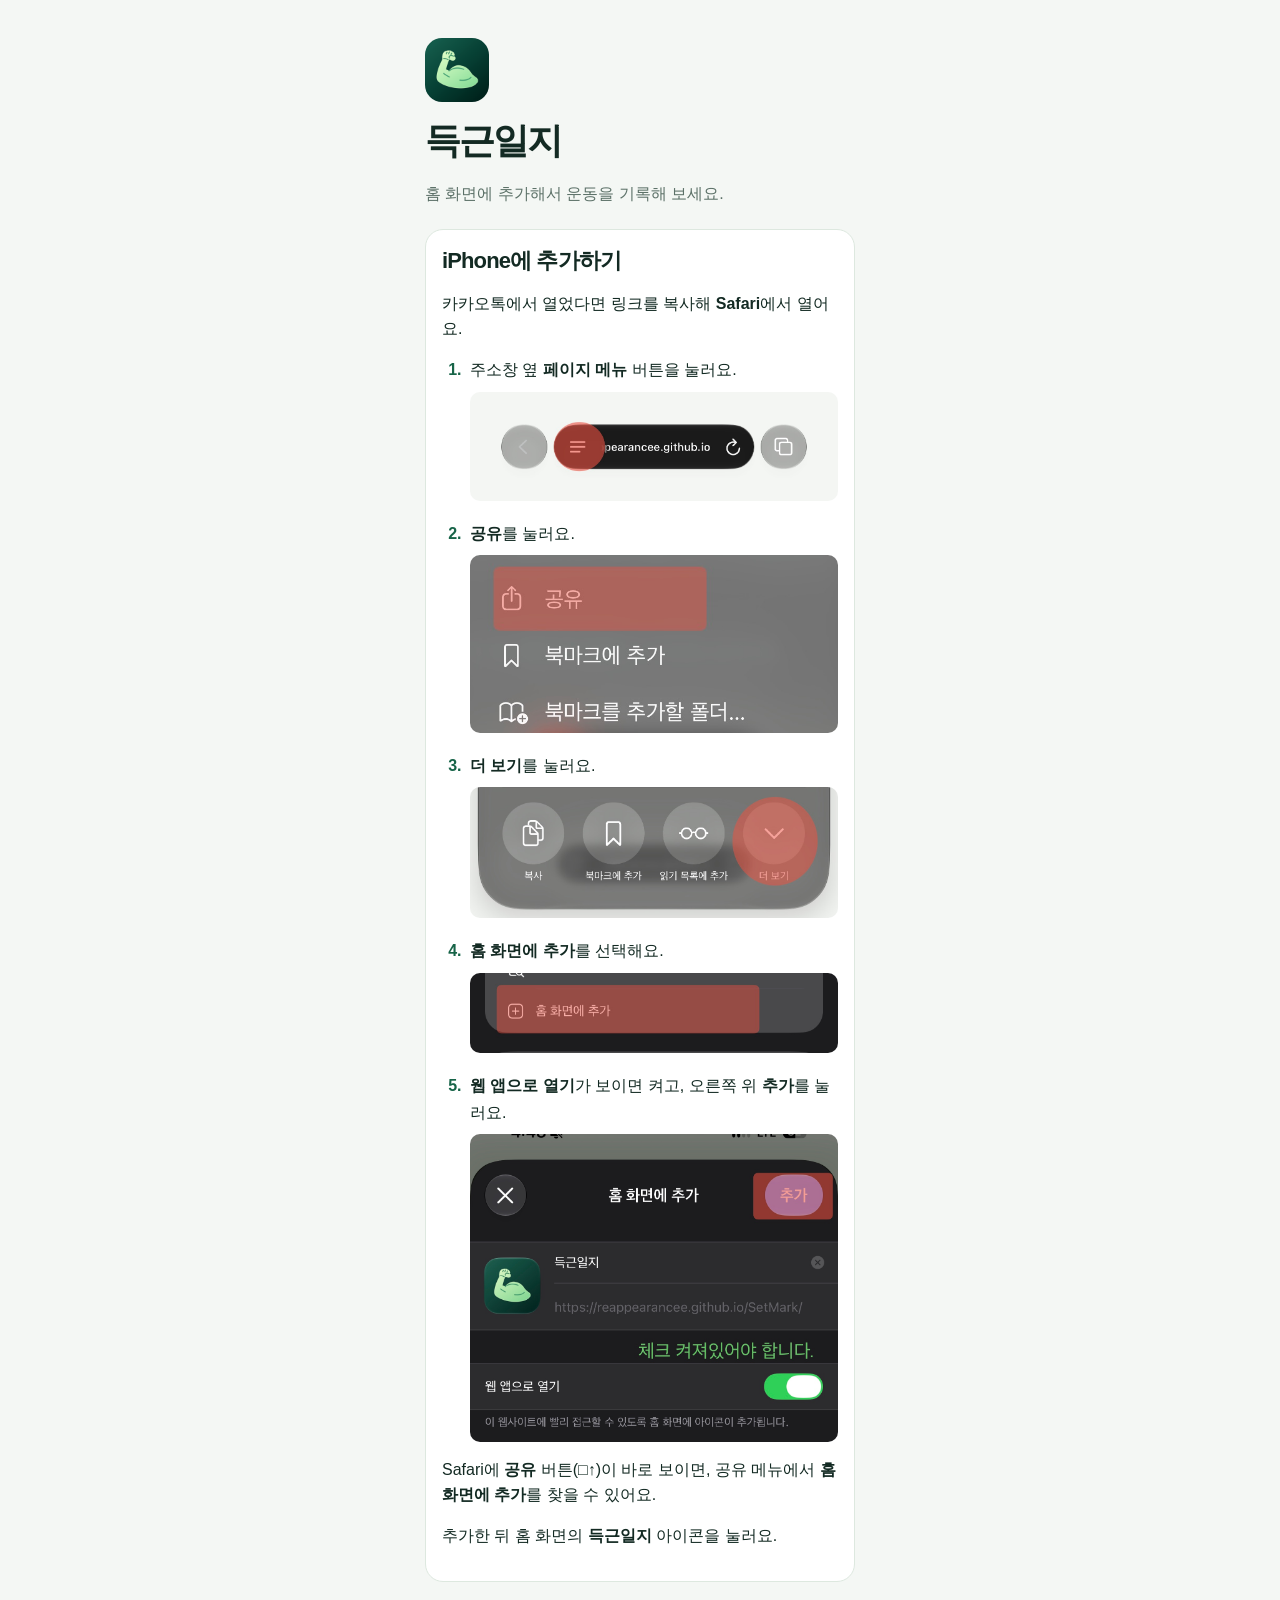
<file: index.html>
<!doctype html>
<html lang="ko">
<head>
<meta charset="utf-8">
<meta name="viewport" content="width=device-width,initial-scale=1,viewport-fit=cover">
<meta name="theme-color" content="#f4f7f4">
<meta name="apple-mobile-web-app-capable" content="yes">
<meta name="apple-mobile-web-app-title" content="득근일지">
<link rel="apple-touch-icon" href="./main/icon-192.png">
<link rel="manifest" href="./manifest.webmanifest">
<link rel="stylesheet" href="./main/style.css">
<title>득근일지</title>
</head>
<body>
<div id="app" hidden></div>
<div id="notice" role="status"></div>
<noscript><a href="./install/">설치 안내 보기</a></noscript>
<script type="module" src="./main/launch.js"></script>
</body>
</html>
</file>
<file: main/style.css>
:root{font-family:Inter,-apple-system,BlinkMacSystemFont,"Apple SD Gothic Neo",sans-serif;color:#132a23;background:#f4f7f4;--green:#176448;--line:#dde8df;--card:#fff;color-scheme:light}
*{box-sizing:border-box}body{margin:0}main{max-width:650px;margin:auto;padding:calc(22px + env(safe-area-inset-top)) 20px calc(116px + env(safe-area-inset-bottom))}h1{font-size:36px;letter-spacing:-.06em;margin:5px 0 10px}h2{font-size:22px;letter-spacing:-.04em;margin:0 0 12px}p{line-height:1.55}button,input,select{font:inherit}button{cursor:pointer;color:inherit}button,input,select{border:1px solid var(--line);border-radius:12px;padding:10px;background:var(--card);min-height:44px}button:disabled{opacity:.45}input,select{max-width:100%;min-width:0}button:focus-visible,input:focus-visible,select:focus-visible{outline:3px solid #5ba182;outline-offset:2px}.primary{background:var(--green);color:#fff;border-color:transparent;font-weight:700}.wide{width:100%}.muted,small{color:#5c7168}.hero{background:#073e31;color:white;border-radius:26px;padding:24px;margin:24px 0}.hero h2{font-size:31px}.hero small{color:#b4d5c5}.hero button{background:#b6efaa;color:#0d3425;margin-top:12px}.card{background:var(--card);border:1px solid var(--line);padding:16px;border-radius:18px;margin:10px 0}.row{display:flex;gap:8px;align-items:center;flex-wrap:wrap}.between{justify-content:space-between}.stack{display:grid;gap:10px}.section{margin-top:24px}.tabbar{position:fixed;z-index:2;left:50%;bottom:calc(12px + env(safe-area-inset-bottom));transform:translateX(-50%);width:min(94%,580px);display:grid;grid-template-columns:repeat(5,1fr);padding:5px;border:1px solid #ffffffd9;background:#ffffffbd;-webkit-backdrop-filter:blur(22px) saturate(160%);backdrop-filter:blur(22px) saturate(160%);box-shadow:0 5px 24px #173f2924;border-radius:28px}.tabbar::before{content:"";position:absolute;top:5px;bottom:5px;left:5px;width:calc((100% - 10px)/5);transform:translateX(calc(var(--tab) * 100%));border-radius:22px;background:#d8eee0;transition:transform .23s ease}.tabbar button{position:relative;border:0;background:transparent;font-size:12px;padding:5px 2px}.tabbar svg{display:block;width:22px;height:22px;margin:0 auto 4px}.tabbar [aria-current]{color:var(--green);font-weight:800}.capsule{position:sticky;top:calc(6px + env(safe-area-inset-top));z-index:3;width:max-content;margin:0 auto 14px;background:#101713;color:#fff;border:0;border-radius:99px;display:flex;align-items:center;gap:10px;font-variant-numeric:tabular-nums}.ring{width:21px;height:21px;border-radius:50%;background:conic-gradient(#a4efab var(--progress),#3c5249 0);display:grid;place-items:center}.ring:after{content:"";width:15px;height:15px;background:#101713;border-radius:50%}.set{display:grid;grid-template-columns:24px 1fr 1fr 44px 44px;align-items:center;gap:5px;margin:6px 0}.set button{padding:0}.set input{width:100%}.checked{background:#e0f4e4}.chips{display:flex;gap:6px;overflow:auto;padding:4px 0}.chips button{white-space:nowrap}.exercise{width:100%;display:flex;align-items:center;gap:12px;text-align:left;margin:5px 0}.pose{width:42px;height:42px;background:#edf6ed;border-radius:9px;flex:none}.calendar{display:grid;grid-template-columns:repeat(7,minmax(0,1fr));text-align:center;gap:4px}.calendar button{padding:3px;min-width:0}.calendar i{display:block;margin:auto;width:5px;height:5px;border-radius:50%;background:currentColor}.bars{height:145px;display:flex;align-items:end;gap:3px;border-bottom:1px solid var(--line);margin:12px 0}.bars span{background:#3e916b;border-radius:3px 3px 0 0;flex:1;min-width:0}.clock{font-variant-numeric:tabular-nums;font-weight:700}.danger{color:#a12a38}dialog{width:min(94%,540px);max-height:82dvh;border:1px solid var(--line);border-radius:22px;padding:18px;color:inherit;background:var(--card)}dialog::backdrop{background:#10231db0}#notice{position:fixed;z-index:5;bottom:100px;left:50%;transform:translateX(-50%);background:#132a23;color:white;border-radius:14px;padding:10px 16px;width:max-content;max-width:90%}#notice:empty{display:none}@media(prefers-reduced-motion:reduce){*{transition:none!important}}
[hidden]{display:none!important}.hero h2{margin-top:8px}h1+p{margin-top:0}.calendar{margin-top:10px}

/* Disable double-tap zoom while keeping panning and pinch zoom. */
#app, #app * {
  touch-action: manipulation;
}


.rest-sound {
  display: flex;
  align-items: center;
  justify-content: space-between;
  min-height: 44px;
  gap: 12px;
}
.rest-sound input {
  flex: none;
  width: 20px;
  height: 20px;
  min-height: 0;
  margin: 0 4px;
  padding: 0;
  accent-color: var(--green);
}
.rest-controls { display: inline-flex; align-items: center; gap: 8px; }
.rest-controls button { min-width: 44px; }
.rest-controls output { min-width: 48px; text-align: center; }
.routine-set {
  display: grid;
  grid-template-columns: 40px minmax(0, 1fr) minmax(0, 1fr);
  align-items: center;
  gap: 6px;
  margin: 8px 0;
}
.routine-set input { width: 100%; }
.update-banner { background: #e8f5ea; }

.workout-start { margin: 10px 0; }
#app button:disabled {
  background: #e9eeea;
  border-color: #dce4dd;
  color: #68766e;
  cursor: default;
  opacity: 1;
}

.workout-guide {
  margin: 14px 0 16px;
  padding: 12px 14px;
  border-left: 3px solid #75b596;
  border-radius: 10px;
  background: #102d24;
  color: #f0faf4;
}
.workout-guide > strong {
  display: block;
  color: #b6efaa;
  font-size: .8rem;
}
.workout-guide p {
  margin: 4px 0 0;
  font-size: .875rem;
}

.workout-timer { padding: 16px; }
.workout-time { font-size: 1.625rem; }
.timer-toggle { min-width: 44px; padding-inline: 8px; color: var(--green); }
.timer-adjust {
  display: grid;
  grid-template-columns: repeat(3, minmax(0, 1fr));
  gap: 8px;
  margin-top: 14px;
}
.timer-adjust button { font-variant-numeric: tabular-nums; }

.exercise-actions {
  display: flex;
  align-items: center;
  justify-content: space-between;
  gap: 8px;
  margin-top: 12px;
}
.card > .row:first-child + .exercise-actions { margin-top: 20px; }


.routine-rest-options {
  margin: 12px 0;
  padding-block: 8px;
  border-block: 1px solid var(--line);
}
.rest-option {
  display: flex;
  align-items: center;
  justify-content: space-between;
  gap: 8px;
  margin: 6px 0;
}
.rest-option span { flex-shrink: 0; }
.rest-option select { max-width: 73%; }
.routine-rest-options summary { cursor: pointer; min-height: 44px; padding: 12px 0; }

.card:has(button[data-action="rest"]) > h2 {
  font-size: 1rem;
}

.rest-badge {
  display: inline-flex;
  align-items: center;
  gap: 4px;
  padding-left: 8px;
  border-left: 1px solid var(--line);
  color: var(--green);
  font-size: .8rem;
  font-weight: 700;
  font-variant-numeric: tabular-nums;
  white-space: nowrap;
}
.rest-option input {
  flex: none;
  width: 20px;
  height: 20px;
  min-height: 0;
  margin: 0 4px;
  padding: 0;
  accent-color: var(--green);
}
.rest-option:has(input) { min-height: 44px; }
.rest-time-picker {
  display: grid;
  grid-template-columns: repeat(2, minmax(0, 1fr));
  gap: 10px;
  padding: 12px;
  border-radius: 12px;
  background: #f0f5f1;
}
.rest-time-picker label { display: grid; gap: 4px; }
.rest-confirm { margin-top: 12px; }

dialog > header:has(+ .stack > #routine-title) {
  margin-bottom: 14px;
}

dialog > button[data-action="exercise-rest"].wide + button[data-action="close"].wide {
  margin-top: 12px;
}

dialog > header:has(+ #search) {
  margin-bottom: 14px;
}

dialog:has(> #search) {
  padding-top: 26px;
}

dialog > #search + .chips {
  margin-top: 12px;
}

.routine-preview {
  display: flex;
  align-items: center;
  margin: 12px 0 16px;
}
.routine-preview > .pose,
.routine-preview-more {
  width: 38px;
  height: 38px;
  flex: none;
  border: 2px solid var(--card);
  border-radius: 50%;
}
.routine-preview > * + * { margin-inline-start: -7px; }
.routine-preview-more {
  display: grid;
  place-items: center;
  background: #e4f0e8;
  color: var(--green);
  font-size: .8rem;
  font-weight: 700;
}
.routine-exercise-title { min-width: 0; }
.routine-exercise-title > strong { overflow-wrap: anywhere; }

.routine-actions { gap: 6px; }
.routine-actions > button { white-space: nowrap; }
.routine-actions > button[data-action="routine-remove"] { margin-inline-start: auto; }

.stats-time { margin-block: 16px; }
.stats-time h2 { font-size: 1rem; margin-bottom: 6px; }
.stats-time .clock { font-size: 1.625rem; }

/* Charcoal surfaces with green accents in dark mode. */
:root[data-appearance="dark"] {
  color-scheme: dark;
  color: #f0f1f2;
  background: #151618;
  --card: #222326;
  --line: #3e4045;
  --green: #83d9b1;
  --surface-muted: #2c2e32;
  --text-muted: #b9bcc3;
}

[data-appearance="dark"] :is(input:not([type="checkbox"]):not([type="radio"]), textarea, select) {
  color: inherit;
  background-color: #191a1d;
}
[data-appearance="dark"] :is(input, textarea)::placeholder { color: #a3a7af; }
[data-appearance="dark"] :is(.muted, small, .exercise-inline-demo figcaption, .release-entry time) {
  color: var(--text-muted);
}
[data-appearance="dark"] :is(.workout-guide, .capsule, #notice),
[data-appearance="dark"] .ring::after {
  background: var(--card);
}
[data-appearance="dark"] .hero .hero-milestone { color: #d2f7c7; }
[data-appearance="dark"] .hero.milestone-fire .hero-milestone { color: #ffdab0; }
[data-appearance="dark"] :is(.primary, .release-new) { background: #226c51; color: #fff; }
[data-appearance="dark"] .hero button { background: #b6efaa; color: #0d3425; }
[data-appearance="dark"] .tabbar {
  border-color: var(--line);
  background: #222326ec;
  box-shadow: 0 5px 24px #0005;
}
[data-appearance="dark"] .tabbar::before { background: #34363b; }
[data-appearance="dark"] .checked { color: var(--green); }
[data-appearance="dark"] .danger { color: #ffabb4; }
[data-appearance="dark"] :is(.update-banner, .checked, .rest-time-picker, .record-memo, .exercise-demo, .routine-order li.dragging, .calendar button.calendar-past) {
  background: var(--surface-muted);
}
[data-appearance="dark"] .calendar button.calendar-past { color: var(--text-muted); }
[data-appearance="dark"] #app button:disabled {
  background: var(--surface-muted);
  border-color: var(--line);
  color: #a4a7ae;
}
[data-appearance="dark"] dialog::backdrop { background: #08090ac9; }
[data-appearance="dark"] .bars span { background: #65b88e; }

.page-heading { margin-block-end: 10px; }
.page-heading + :is(.card, .muted) { margin-block-start: 0; }

.hero .hero-streak { margin: 0; color: #e3f5e7; }
.hero.hero-with-rest-action { margin-block-end: 0; }
.hero.hero-resting { filter: saturate(.35); }
.hero-rest-actions {
  display: flex;
  justify-content: flex-end;
  margin: 6px 0 16px;
}
.hero-rest-actions .rest-day-action {
  padding: 4px 10px;
  font-size: .875rem;
}
.calendar .calendar-rest { width: 9px; height: 2px; margin-block: 2px 1px; }
</file>
<file: install/style.css>
* { box-sizing: border-box; }
body { margin: 0; color: #132a23; background: #f4f7f4; font-family: -apple-system, BlinkMacSystemFont, sans-serif; --green: #176448; }
main { margin: auto; padding-inline: 20px; }
h1 { margin: 5px 0 10px; font-size: 36px; letter-spacing: -.06em; }
h2 { margin: 0 0 12px; font-size: 22px; letter-spacing: -.04em; }
p { line-height: 1.55; }
.card { background: #fff; border: 1px solid #dde8df; border-radius: 18px; padding: 16px; }
.install-guide{max-width:470px;padding-top:calc(38px + env(safe-area-inset-top));padding-bottom:calc(30px + env(safe-area-inset-bottom))}
.install-header img{border-radius:17px;display:block;margin-bottom:15px}
.install-header p{color:#5c7168;margin-bottom:22px}
.install-guide ol{margin:0;padding-left:1.5em;line-height:1.65}
.install-guide li{padding-left:.25em}
.install-guide li+li{margin-top:12px}
.install-guide li::marker{font-weight:700;color:var(--green)}
.install-steps img {
  display: block;
  width: 100%;
  height: auto;
  margin-top: 8px;
  border-radius: 10px;
}
.install-guide .install-steps li + li {
  margin-top: 20px;
}
</file>
